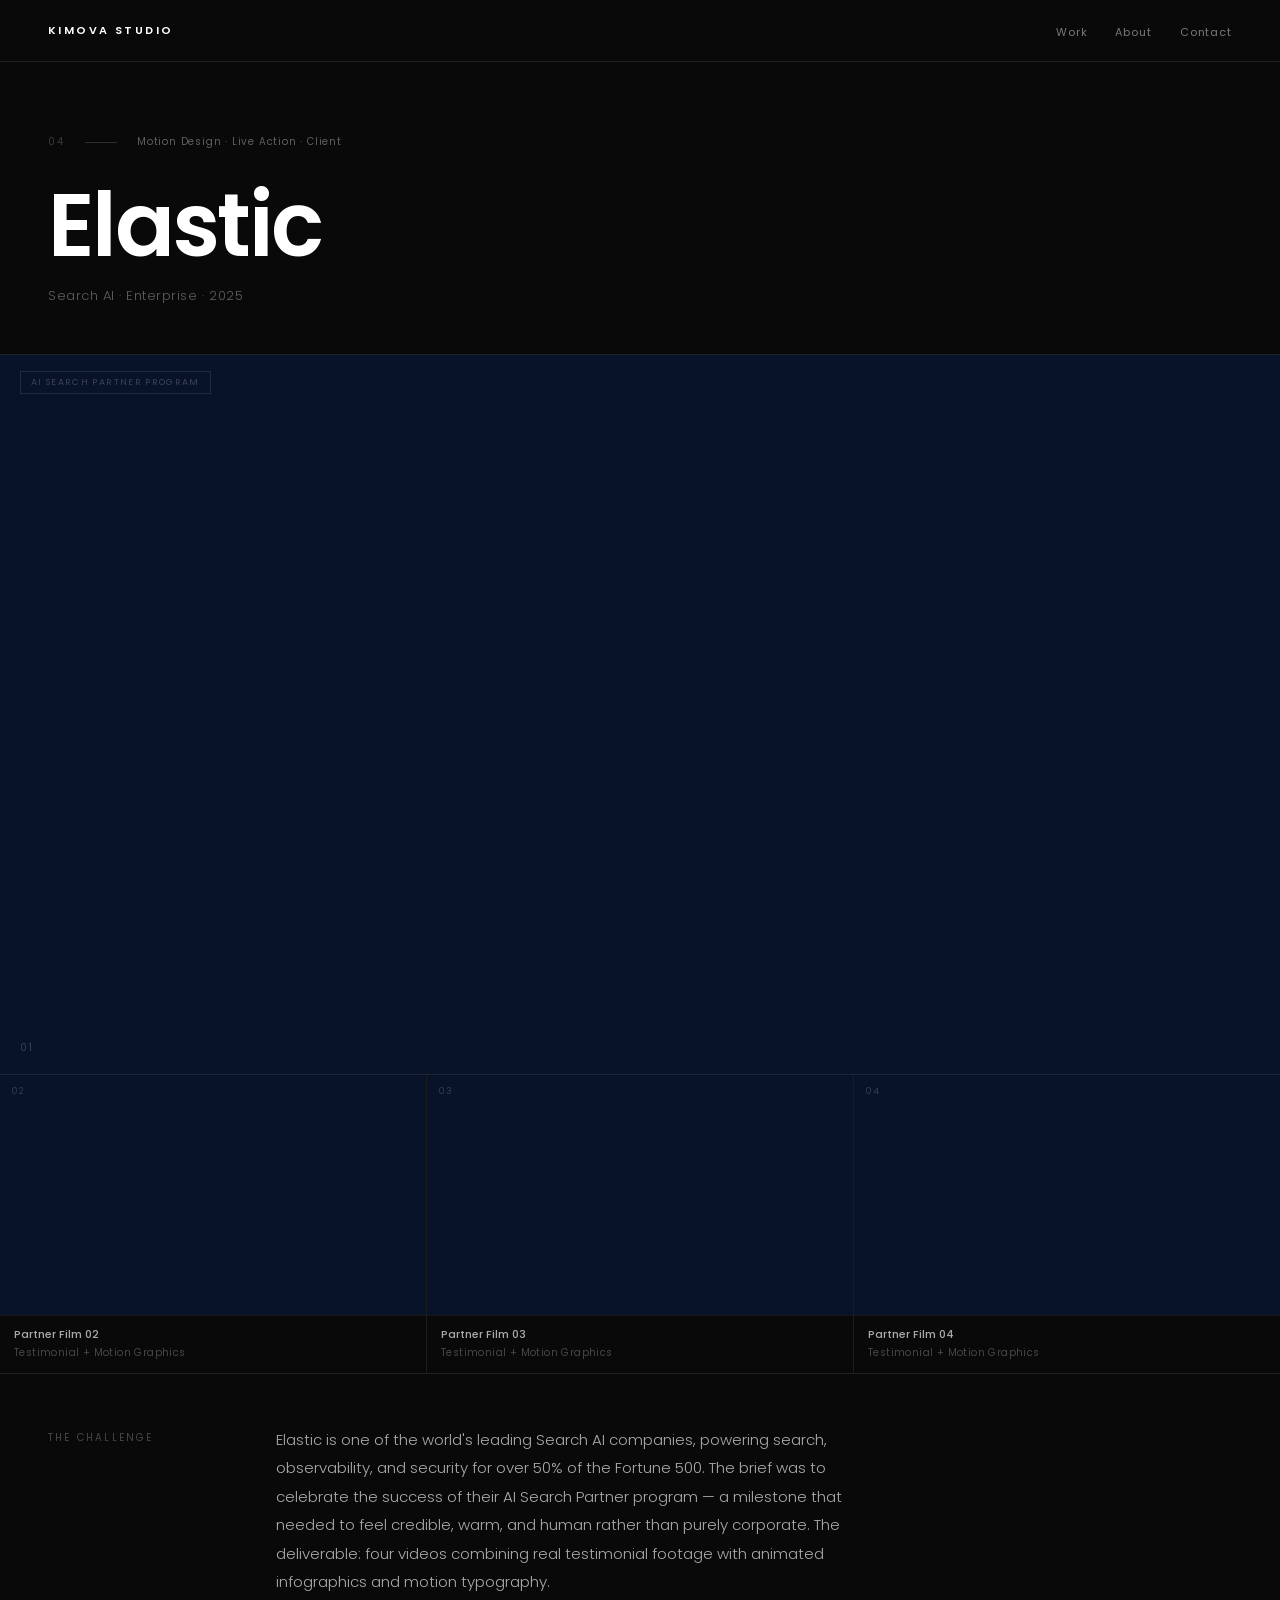
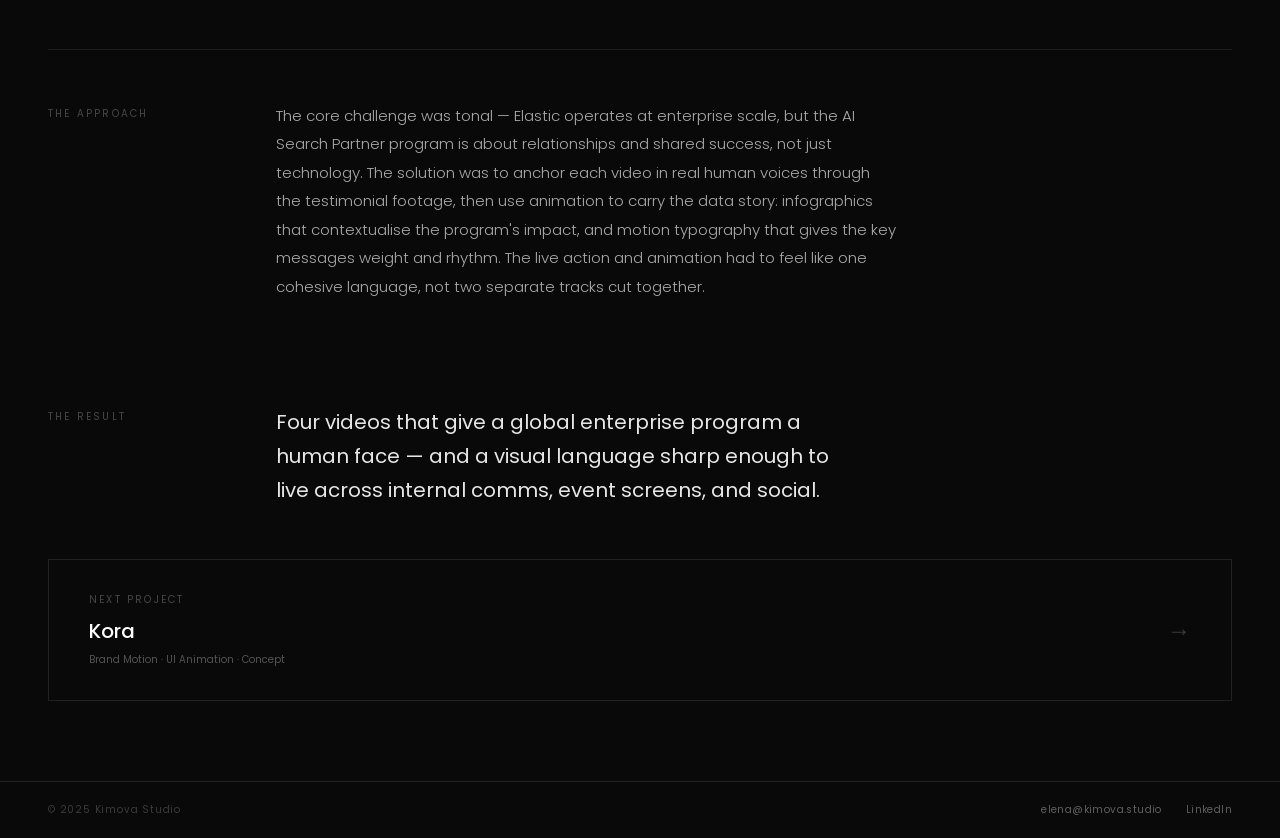
<file: case-studies/elastic.html>
<!DOCTYPE html>
<html lang="en">
<head>
  <meta charset="UTF-8">
  <meta name="viewport" content="width=device-width, initial-scale=1.0">
  <title>Elastic — Kimova Studio</title>
  <meta name="description" content="Kimova Studio — Motion design for SaaS products.">
  <meta property="og:title" content="Kimova Studio">
  <meta property="og:description" content="SaaS communication that moves, converts, and stays remembered.">
  <meta property="og:image" content="../assets/images/og/og-image.jpg">
  <link rel="icon" href="../favicon.ico">
  <link rel="preconnect" href="https://fonts.googleapis.com">
  <link href="https://fonts.googleapis.com/css2?family=Poppins:wght@300;400;500;600&display=swap" rel="stylesheet">
  <link rel="stylesheet" href="../css/style.css">
</head>
<body>

  <nav>
    <a class="logo" href="../index.html">Kimova Studio</a>
    <ul class="nav-links">
      <li><a href="../index.html#work">Work</a></li>
      <li><a href="../index.html#about">About</a></li>
      <li><a href="../index.html#contact">Contact</a></li>
    </ul>
  </nav>

  <div class="cs-hero">
    <div class="cs-hero-meta">
      <span class="cs-num">04</span>
      <div class="cs-meta-rule"></div>
      <span class="cs-tags">Motion Design · Live Action · Client</span>
    </div>
    <h1>Elastic</h1>
    <div class="cs-sub">Search AI · Enterprise · 2025</div>
  </div>

  <!-- ======================================================
       1 + 3 VIDEO BLOCK
       Film 01 is private Vimeo — hash token ?h=05722c29e2 preserved
  ====================================================== -->
  <div class="elastic-video-block">

    <!-- Main video -->
    <div class="elastic-main-wrap">
      <span class="elastic-main-badge">AI Search Partner Program</span>
      <iframe
        src="https://player.vimeo.com/video/1167171706?h=05722c29e2&background=1&title=0&byline=0&portrait=0"
        data-sound-src="https://player.vimeo.com/video/1167171706?h=05722c29e2&autoplay=1&title=0&byline=0&portrait=0"
        frameborder="0" allow="autoplay; fullscreen; picture-in-picture" allowfullscreen></iframe>
      <span class="elastic-main-num">01</span>
      <div class="video-overlay">
        <div class="video-overlay-play"><div class="video-overlay-tri"></div></div>
        <span class="video-overlay-label">Watch with sound</span>
      </div>
    </div>

    <!-- 3-column grid -->
    <div class="elastic-grid">

      <div class="elastic-card">
        <div class="elastic-card-thumb">
          <span class="elastic-card-num">02</span>
          <iframe
            src="https://player.vimeo.com/video/1182646761?background=1&title=0&byline=0&portrait=0"
            data-sound-src="https://player.vimeo.com/video/1182646761?autoplay=1&title=0&byline=0&portrait=0"
            frameborder="0" allow="autoplay; fullscreen; picture-in-picture" allowfullscreen></iframe>
          <div class="video-overlay">
            <div class="video-overlay-play"><div class="video-overlay-tri"></div></div>
            <span class="video-overlay-label">Watch with sound</span>
          </div>
        </div>
        <div class="elastic-card-body">
          <div class="elastic-card-partner">Partner Film 02</div>
          <div class="elastic-card-type">Testimonial + Motion Graphics</div>
        </div>
      </div>

      <div class="elastic-card">
        <div class="elastic-card-thumb">
          <span class="elastic-card-num">03</span>
          <iframe
            src="https://player.vimeo.com/video/1182647469?background=1&title=0&byline=0&portrait=0"
            data-sound-src="https://player.vimeo.com/video/1182647469?autoplay=1&title=0&byline=0&portrait=0"
            frameborder="0" allow="autoplay; fullscreen; picture-in-picture" allowfullscreen></iframe>
          <div class="video-overlay">
            <div class="video-overlay-play"><div class="video-overlay-tri"></div></div>
            <span class="video-overlay-label">Watch with sound</span>
          </div>
        </div>
        <div class="elastic-card-body">
          <div class="elastic-card-partner">Partner Film 03</div>
          <div class="elastic-card-type">Testimonial + Motion Graphics</div>
        </div>
      </div>

      <div class="elastic-card">
        <div class="elastic-card-thumb">
          <span class="elastic-card-num">04</span>
          <iframe
            src="https://player.vimeo.com/video/1182648254?background=1&title=0&byline=0&portrait=0"
            data-sound-src="https://player.vimeo.com/video/1182648254?autoplay=1&title=0&byline=0&portrait=0"
            frameborder="0" allow="autoplay; fullscreen; picture-in-picture" allowfullscreen></iframe>
          <div class="video-overlay">
            <div class="video-overlay-play"><div class="video-overlay-tri"></div></div>
            <span class="video-overlay-label">Watch with sound</span>
          </div>
        </div>
        <div class="elastic-card-body">
          <div class="elastic-card-partner">Partner Film 04</div>
          <div class="elastic-card-type">Testimonial + Motion Graphics</div>
        </div>
      </div>

    </div>
  </div>

  <div class="cs-content">

    <div class="cs-section">
      <span class="cs-section-label">The Challenge</span>
      <p class="cs-section-text">Elastic is one of the world's leading Search AI companies, powering search, observability, and security for over 50% of the Fortune 500. The brief was to celebrate the success of their AI Search Partner program — a milestone that needed to feel credible, warm, and human rather than purely corporate. The deliverable: four videos combining real testimonial footage with animated infographics and motion typography.</p>
    </div>

    <div class="cs-section" style="border-bottom: none;">
      <span class="cs-section-label">The Approach</span>
      <p class="cs-section-text">The core challenge was tonal — Elastic operates at enterprise scale, but the AI Search Partner program is about relationships and shared success, not just technology. The solution was to anchor each video in real human voices through the testimonial footage, then use animation to carry the data story: infographics that contextualise the program's impact, and motion typography that gives the key messages weight and rhythm. The live action and animation had to feel like one cohesive language, not two separate tracks cut together.</p>
    </div>

  </div>

  <div class="cs-result">
    <span class="cs-result-label">The Result</span>
    <p class="cs-result-text">Four videos that give a global enterprise program a human face — and a visual language sharp enough to live across internal comms, event screens, and social.</p>
  </div>

  <a class="cs-next" href="./kora.html">
    <div>
      <div class="cs-next-label">Next Project</div>
      <div class="cs-next-title">Kora</div>
      <div class="cs-next-tags">Brand Motion · UI Animation · Concept</div>
    </div>
    <span class="cs-next-arrow">→</span>
  </a>

  <footer>
    <span class="footer-copy">© 2025 Kimova Studio</span>
    <div class="footer-links">
      <a href="mailto:elena@kimova.studio">elena@kimova.studio</a>
      <a href="https://www.linkedin.com/in/elenaevdokimova/" target="_blank">LinkedIn</a>
    </div>
  </footer>

  <script src="../js/main.js"></script>
</body>
</html>
</file>
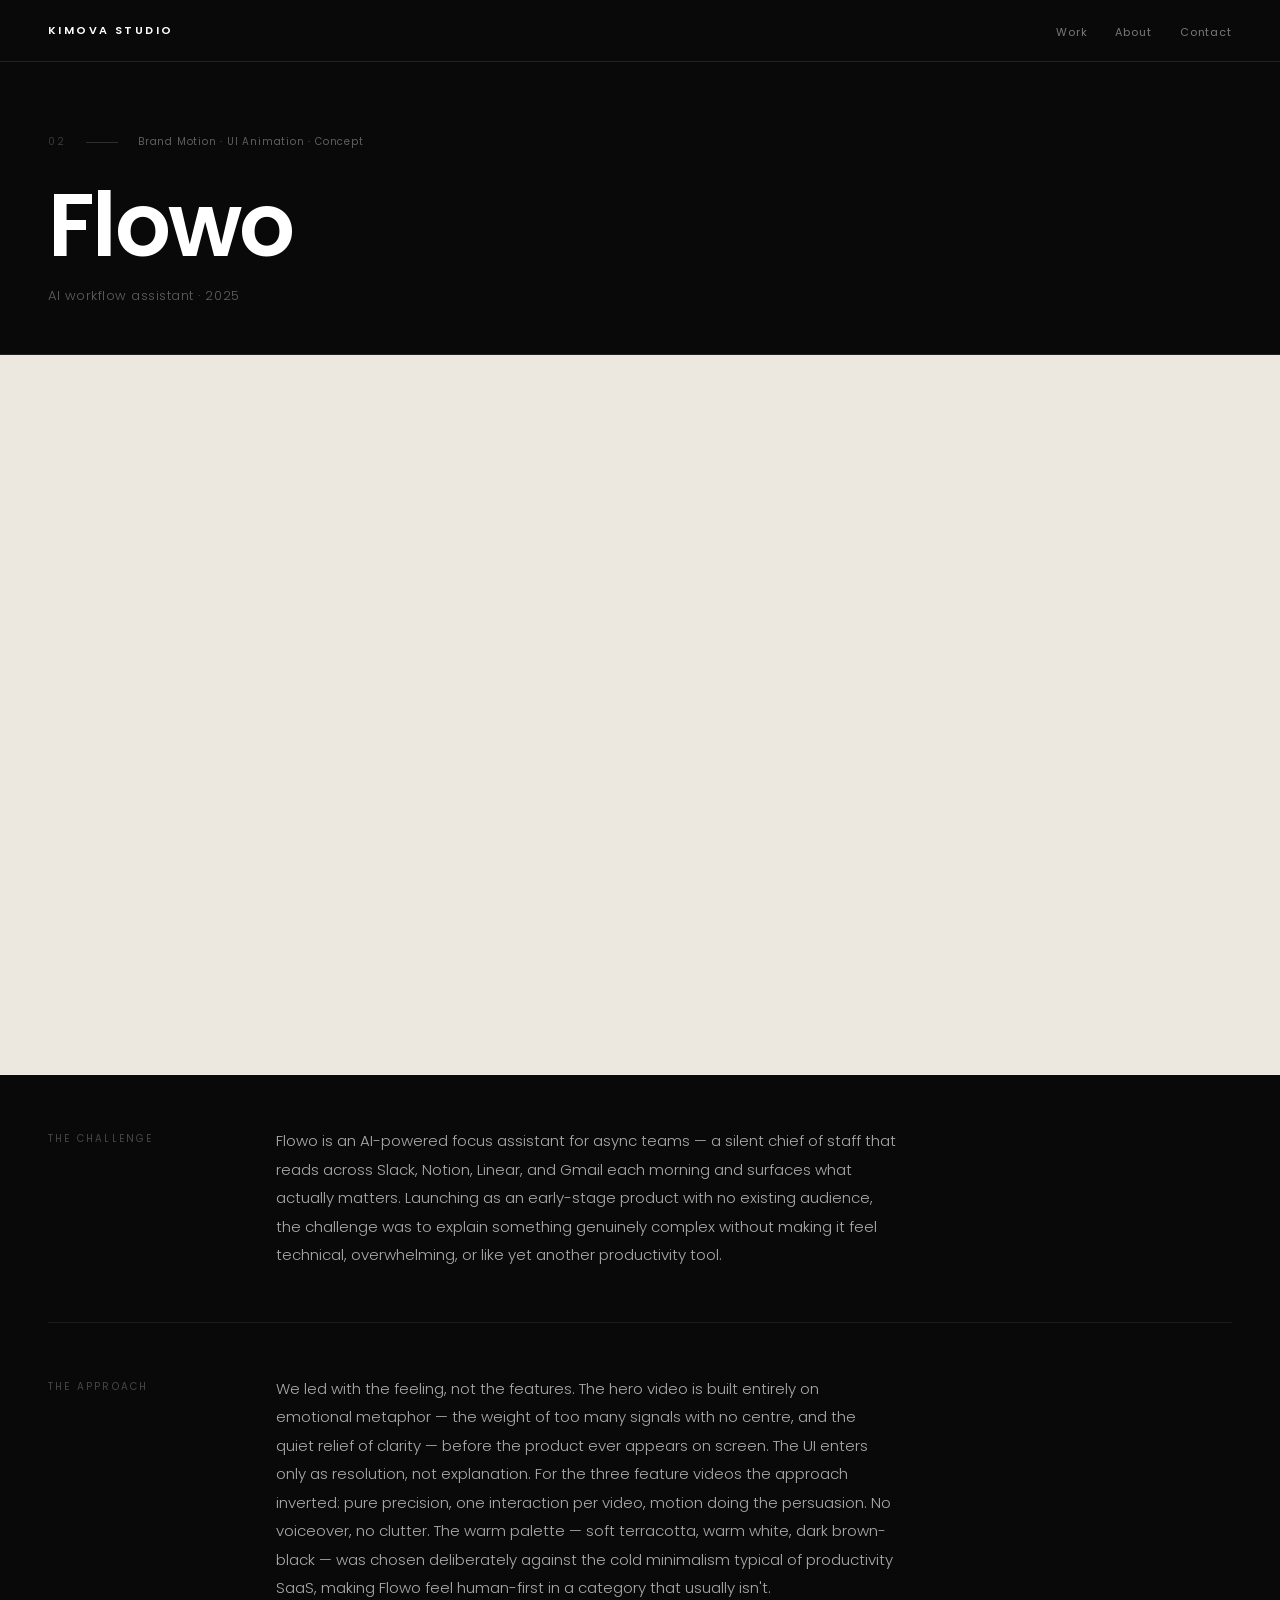
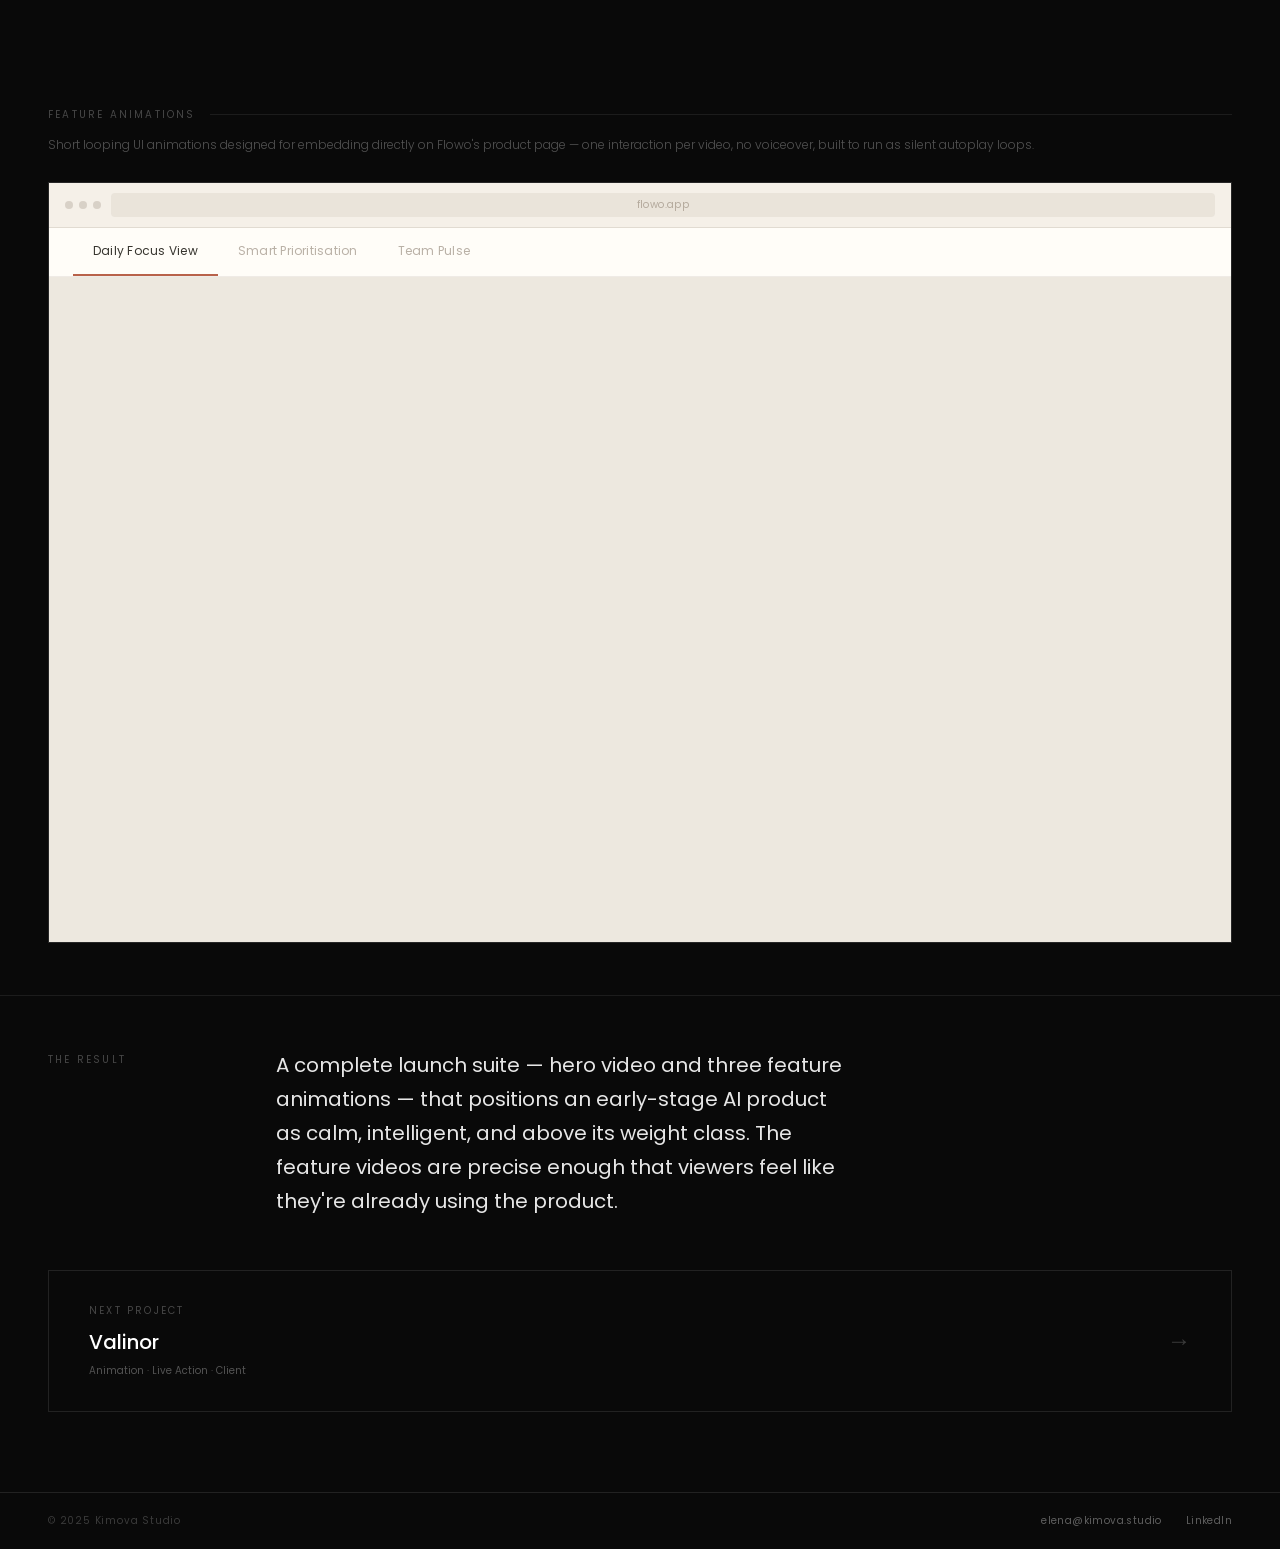
<file: case-studies/flowo.html>
<!DOCTYPE html>
<html lang="en">
<head>
  <meta charset="UTF-8">
  <meta name="viewport" content="width=device-width, initial-scale=1.0">
  <title>Flowo — Kimova Studio</title>
  <meta name="description" content="Kimova Studio — Motion design for SaaS products.">
  <meta property="og:title" content="Kimova Studio">
  <meta property="og:description" content="SaaS communication that moves, converts, and stays remembered.">
  <meta property="og:image" content="../assets/images/og/og-image.jpg">
  <link rel="icon" href="../favicon.ico">
  <link rel="preconnect" href="https://fonts.googleapis.com">
  <link href="https://fonts.googleapis.com/css2?family=Poppins:wght@300;400;500;600&display=swap" rel="stylesheet">
  <link rel="stylesheet" href="../css/style.css">
</head>
<body>

  <nav>
    <a class="logo" href="../index.html">Kimova Studio</a>
    <ul class="nav-links">
      <li><a href="../index.html#work">Work</a></li>
      <li><a href="../index.html#about">About</a></li>
      <li><a href="../index.html#contact">Contact</a></li>
    </ul>
  </nav>

  <div class="cs-hero">
    <div class="cs-hero-meta">
      <span class="cs-num">02</span>
      <div class="cs-meta-rule"></div>
      <span class="cs-tags">Brand Motion · UI Animation · Concept</span>
    </div>
    <h1>Flowo</h1>
    <div class="cs-sub">AI workflow assistant · 2025</div>
  </div>

  <!-- Hero video — background=1 muted autoplay; overlay for click-to-sound -->
  <div class="cs-video-wrap" style="background: #EDE8DF;">
    <iframe
      src="https://player.vimeo.com/video/1182635369?background=1&title=0&byline=0&portrait=0"
      data-sound-src="https://player.vimeo.com/video/1182635369?autoplay=1&title=0&byline=0&portrait=0"
      frameborder="0" allow="autoplay; fullscreen; picture-in-picture" allowfullscreen></iframe>
    <div class="video-overlay">
      <div class="video-overlay-play"><div class="video-overlay-tri"></div></div>
      <span class="video-overlay-label">Watch with sound</span>
    </div>
  </div>

  <div class="cs-content">

    <div class="cs-section">
      <span class="cs-section-label">The Challenge</span>
      <p class="cs-section-text">Flowo is an AI-powered focus assistant for async teams — a silent chief of staff that reads across Slack, Notion, Linear, and Gmail each morning and surfaces what actually matters. Launching as an early-stage product with no existing audience, the challenge was to explain something genuinely complex without making it feel technical, overwhelming, or like yet another productivity tool.</p>
    </div>

    <div class="cs-section" style="border-bottom: none;">
      <span class="cs-section-label">The Approach</span>
      <p class="cs-section-text">We led with the feeling, not the features. The hero video is built entirely on emotional metaphor — the weight of too many signals with no centre, and the quiet relief of clarity — before the product ever appears on screen. The UI enters only as resolution, not explanation. For the three feature videos the approach inverted: pure precision, one interaction per video, motion doing the persuasion. No voiceover, no clutter. The warm palette — soft terracotta, warm white, dark brown-black — was chosen deliberately against the cold minimalism typical of productivity SaaS, making Flowo feel human-first in a category that usually isn't.</p>
    </div>

  </div>

  <!-- ======================================================
       FEATURE ANIMATIONS — tabbed product frame
       Tab click handled by main.js Flowo tabs block
  ====================================================== -->
  <div class="flowo-features">
    <div class="flowo-features-header">
      <span class="flowo-features-label">Feature Animations</span>
      <div class="flowo-features-rule"></div>
    </div>
    <p class="flowo-features-desc">Short looping UI animations designed for embedding directly on Flowo's product page — one interaction per video, no voiceover, built to run as silent autoplay loops.</p>

    <div class="product-frame">
      <!-- Browser chrome -->
      <div class="frame-bar">
        <div class="frame-dots">
          <div class="frame-dot"></div>
          <div class="frame-dot"></div>
          <div class="frame-dot"></div>
        </div>
        <div class="frame-url">flowo.app</div>
      </div>
      <!-- Tabs -->
      <div class="frame-tabs">
        <button class="flowo-tab active" data-video="daily-focus">Daily Focus View</button>
        <button class="flowo-tab" data-video="smart-prioritisation">Smart Prioritisation</button>
        <button class="flowo-tab" data-video="team-pulse">Team Pulse</button>
      </div>
      <!-- Video — src & data-sound-src updated by JS on tab switch -->
      <div class="frame-content">
        <iframe
          id="flowo-feature-iframe"
          src="https://player.vimeo.com/video/1182644157?background=1&title=0&byline=0&portrait=0"
          data-sound-src="https://player.vimeo.com/video/1182644157?autoplay=1&title=0&byline=0&portrait=0"
          frameborder="0" allow="autoplay; fullscreen; picture-in-picture" allowfullscreen></iframe>
        <div class="video-overlay">
          <div class="video-overlay-play"><div class="video-overlay-tri"></div></div>
          <span class="video-overlay-label">Watch with sound</span>
        </div>
      </div>
    </div>
  </div>

  <div class="cs-result">
    <span class="cs-result-label">The Result</span>
    <p class="cs-result-text">A complete launch suite — hero video and three feature animations — that positions an early-stage AI product as calm, intelligent, and above its weight class. The feature videos are precise enough that viewers feel like they're already using the product.</p>
  </div>

  <a class="cs-next" href="./valinor.html">
    <div>
      <div class="cs-next-label">Next Project</div>
      <div class="cs-next-title">Valinor</div>
      <div class="cs-next-tags">Animation · Live Action · Client</div>
    </div>
    <span class="cs-next-arrow">→</span>
  </a>

  <footer>
    <span class="footer-copy">© 2025 Kimova Studio</span>
    <div class="footer-links">
      <a href="mailto:elena@kimova.studio">elena@kimova.studio</a>
      <a href="https://www.linkedin.com/in/elenaevdokimova/" target="_blank">LinkedIn</a>
    </div>
  </footer>

  <script src="../js/main.js"></script>
</body>
</html>
</file>
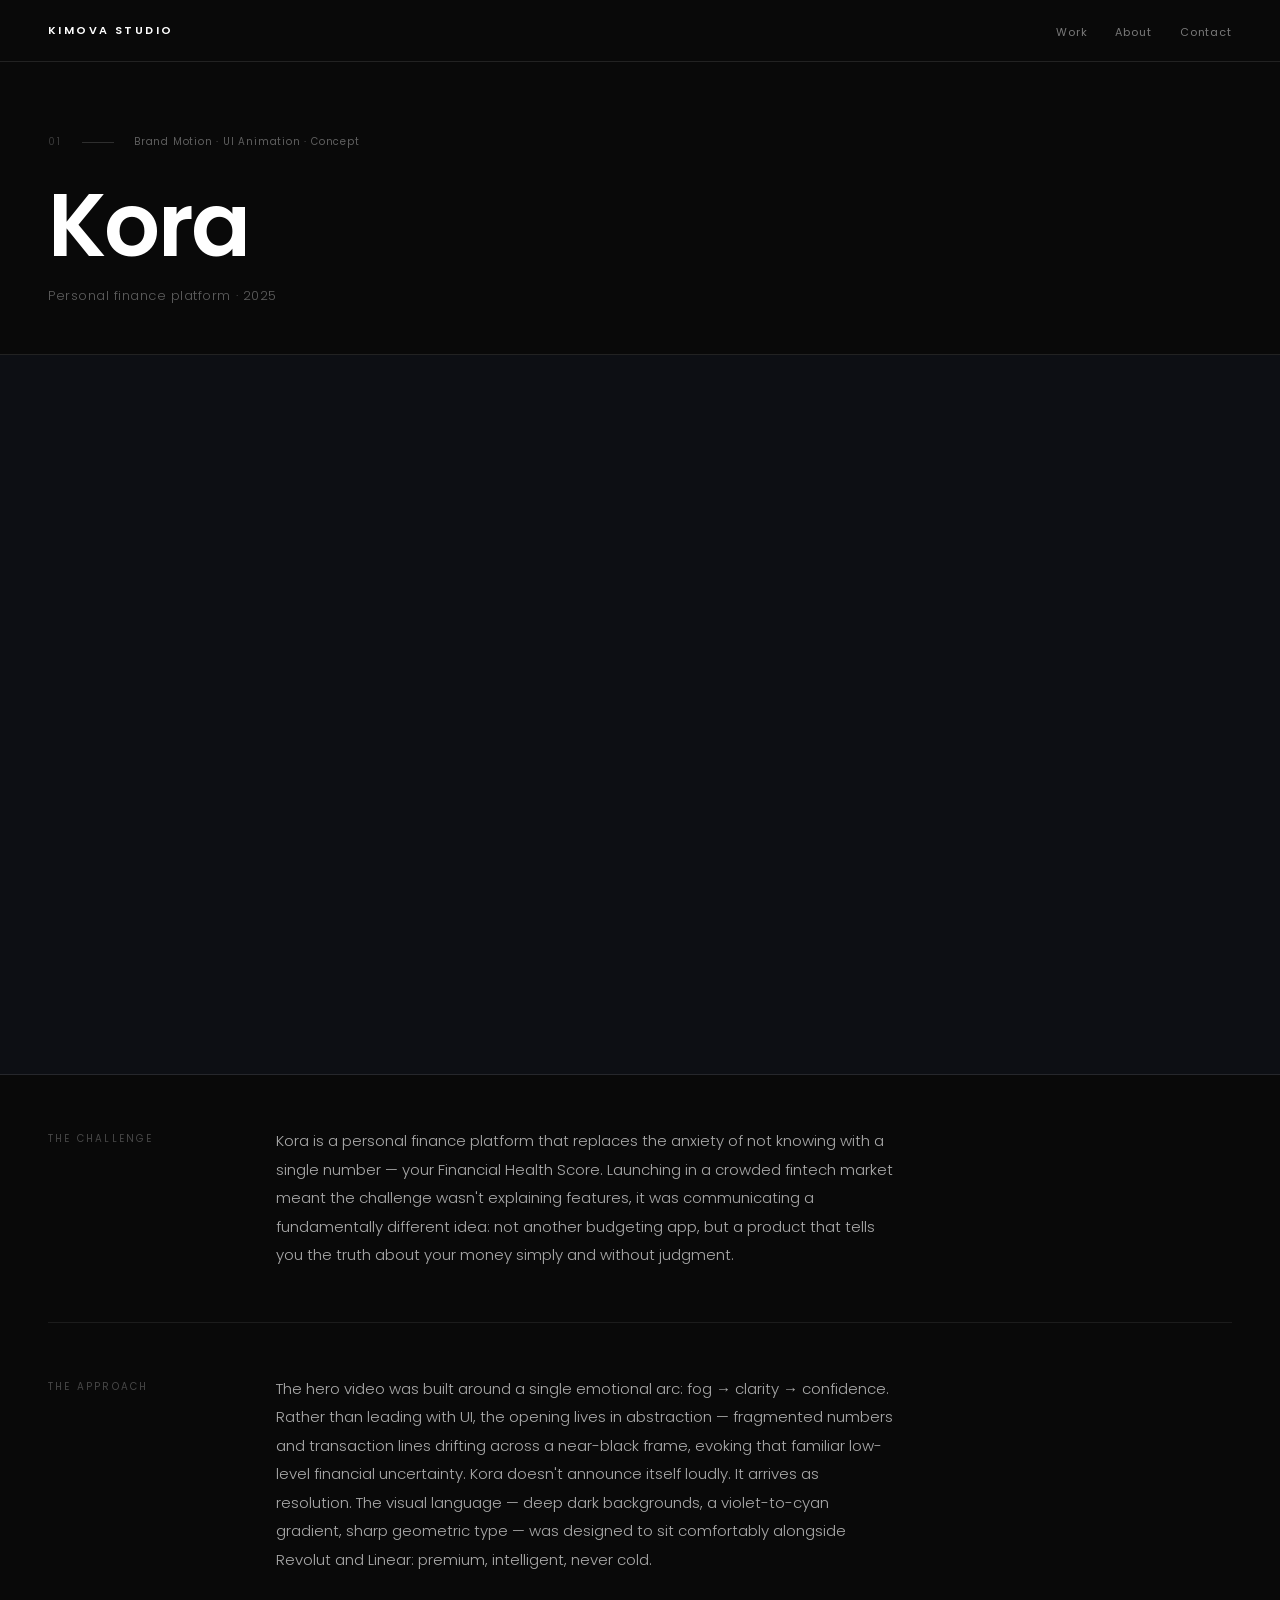
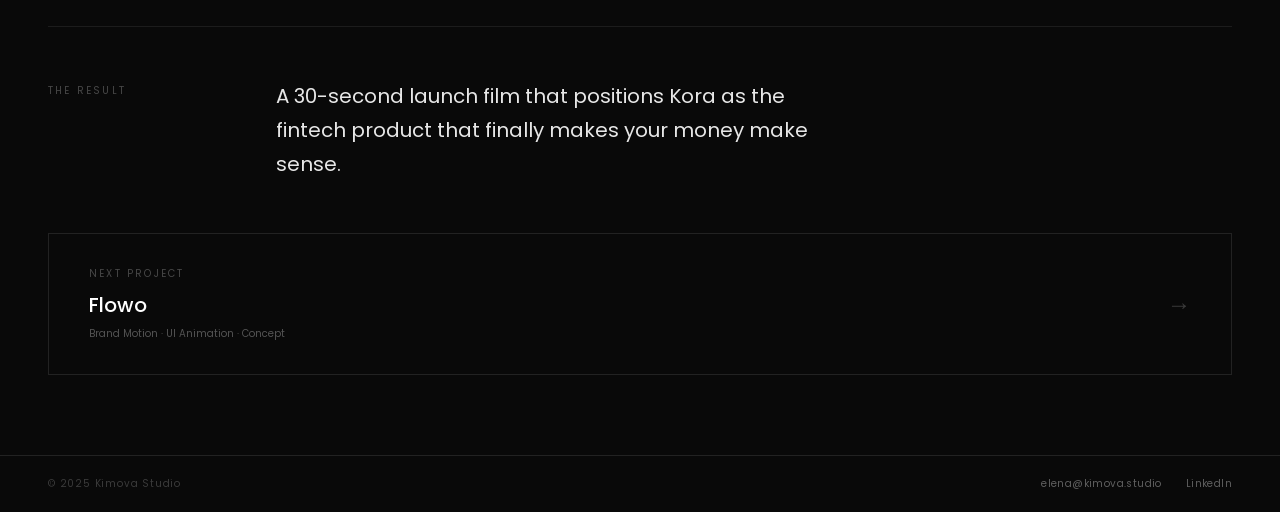
<file: case-studies/kora.html>
<!DOCTYPE html>
<html lang="en">
<head>
  <meta charset="UTF-8">
  <meta name="viewport" content="width=device-width, initial-scale=1.0">
  <title>Kora — Kimova Studio</title>
  <meta name="description" content="Kimova Studio — Motion design for SaaS products.">
  <meta property="og:title" content="Kimova Studio">
  <meta property="og:description" content="SaaS communication that moves, converts, and stays remembered.">
  <meta property="og:image" content="../assets/images/og/og-image.jpg">
  <link rel="icon" href="../favicon.ico">
  <link rel="preconnect" href="https://fonts.googleapis.com">
  <link href="https://fonts.googleapis.com/css2?family=Poppins:wght@300;400;500;600&display=swap" rel="stylesheet">
  <link rel="stylesheet" href="../css/style.css">
</head>
<body>

  <nav>
    <a class="logo" href="../index.html">Kimova Studio</a>
    <ul class="nav-links">
      <li><a href="../index.html#work">Work</a></li>
      <li><a href="../index.html#about">About</a></li>
      <li><a href="../index.html#contact">Contact</a></li>
    </ul>
  </nav>

  <div class="cs-hero">
    <div class="cs-hero-meta">
      <span class="cs-num">01</span>
      <div class="cs-meta-rule"></div>
      <span class="cs-tags">Brand Motion · UI Animation · Concept</span>
    </div>
    <h1>Kora</h1>
    <div class="cs-sub">Personal finance platform · 2025</div>
  </div>

  <!-- background=1 → muted autoplay; click overlay swaps to autoplay=1 with sound -->
  <div class="cs-video-wrap" style="background: #0D0F14;">
    <iframe
      src="https://player.vimeo.com/video/1182633201?background=1&title=0&byline=0&portrait=0"
      data-sound-src="https://player.vimeo.com/video/1182633201?autoplay=1&title=0&byline=0&portrait=0"
      frameborder="0" allow="autoplay; fullscreen; picture-in-picture" allowfullscreen></iframe>
    <div class="video-overlay">
      <div class="video-overlay-play"><div class="video-overlay-tri"></div></div>
      <span class="video-overlay-label">Watch with sound</span>
    </div>
  </div>

  <div class="cs-content">

    <div class="cs-section">
      <span class="cs-section-label">The Challenge</span>
      <p class="cs-section-text">Kora is a personal finance platform that replaces the anxiety of not knowing with a single number — your Financial Health Score. Launching in a crowded fintech market meant the challenge wasn't explaining features, it was communicating a fundamentally different idea: not another budgeting app, but a product that tells you the truth about your money simply and without judgment.</p>
    </div>

    <div class="cs-section">
      <span class="cs-section-label">The Approach</span>
      <p class="cs-section-text">The hero video was built around a single emotional arc: fog → clarity → confidence. Rather than leading with UI, the opening lives in abstraction — fragmented numbers and transaction lines drifting across a near-black frame, evoking that familiar low-level financial uncertainty. Kora doesn't announce itself loudly. It arrives as resolution. The visual language — deep dark backgrounds, a violet-to-cyan gradient, sharp geometric type — was designed to sit comfortably alongside Revolut and Linear: premium, intelligent, never cold.</p>
    </div>

    <div class="cs-section" style="border-bottom: none;">
      <span class="cs-section-label">The Result</span>
      <p class="cs-result-text">A 30-second launch film that positions Kora as the fintech product that finally makes your money make sense.</p>
    </div>

  </div>

  <a class="cs-next" href="./flowo.html">
    <div>
      <div class="cs-next-label">Next Project</div>
      <div class="cs-next-title">Flowo</div>
      <div class="cs-next-tags">Brand Motion · UI Animation · Concept</div>
    </div>
    <span class="cs-next-arrow">→</span>
  </a>

  <footer>
    <span class="footer-copy">© 2025 Kimova Studio</span>
    <div class="footer-links">
      <a href="mailto:elena@kimova.studio">elena@kimova.studio</a>
      <a href="https://www.linkedin.com/in/elenaevdokimova/" target="_blank">LinkedIn</a>
    </div>
  </footer>

  <script src="../js/main.js"></script>
</body>
</html>
</file>
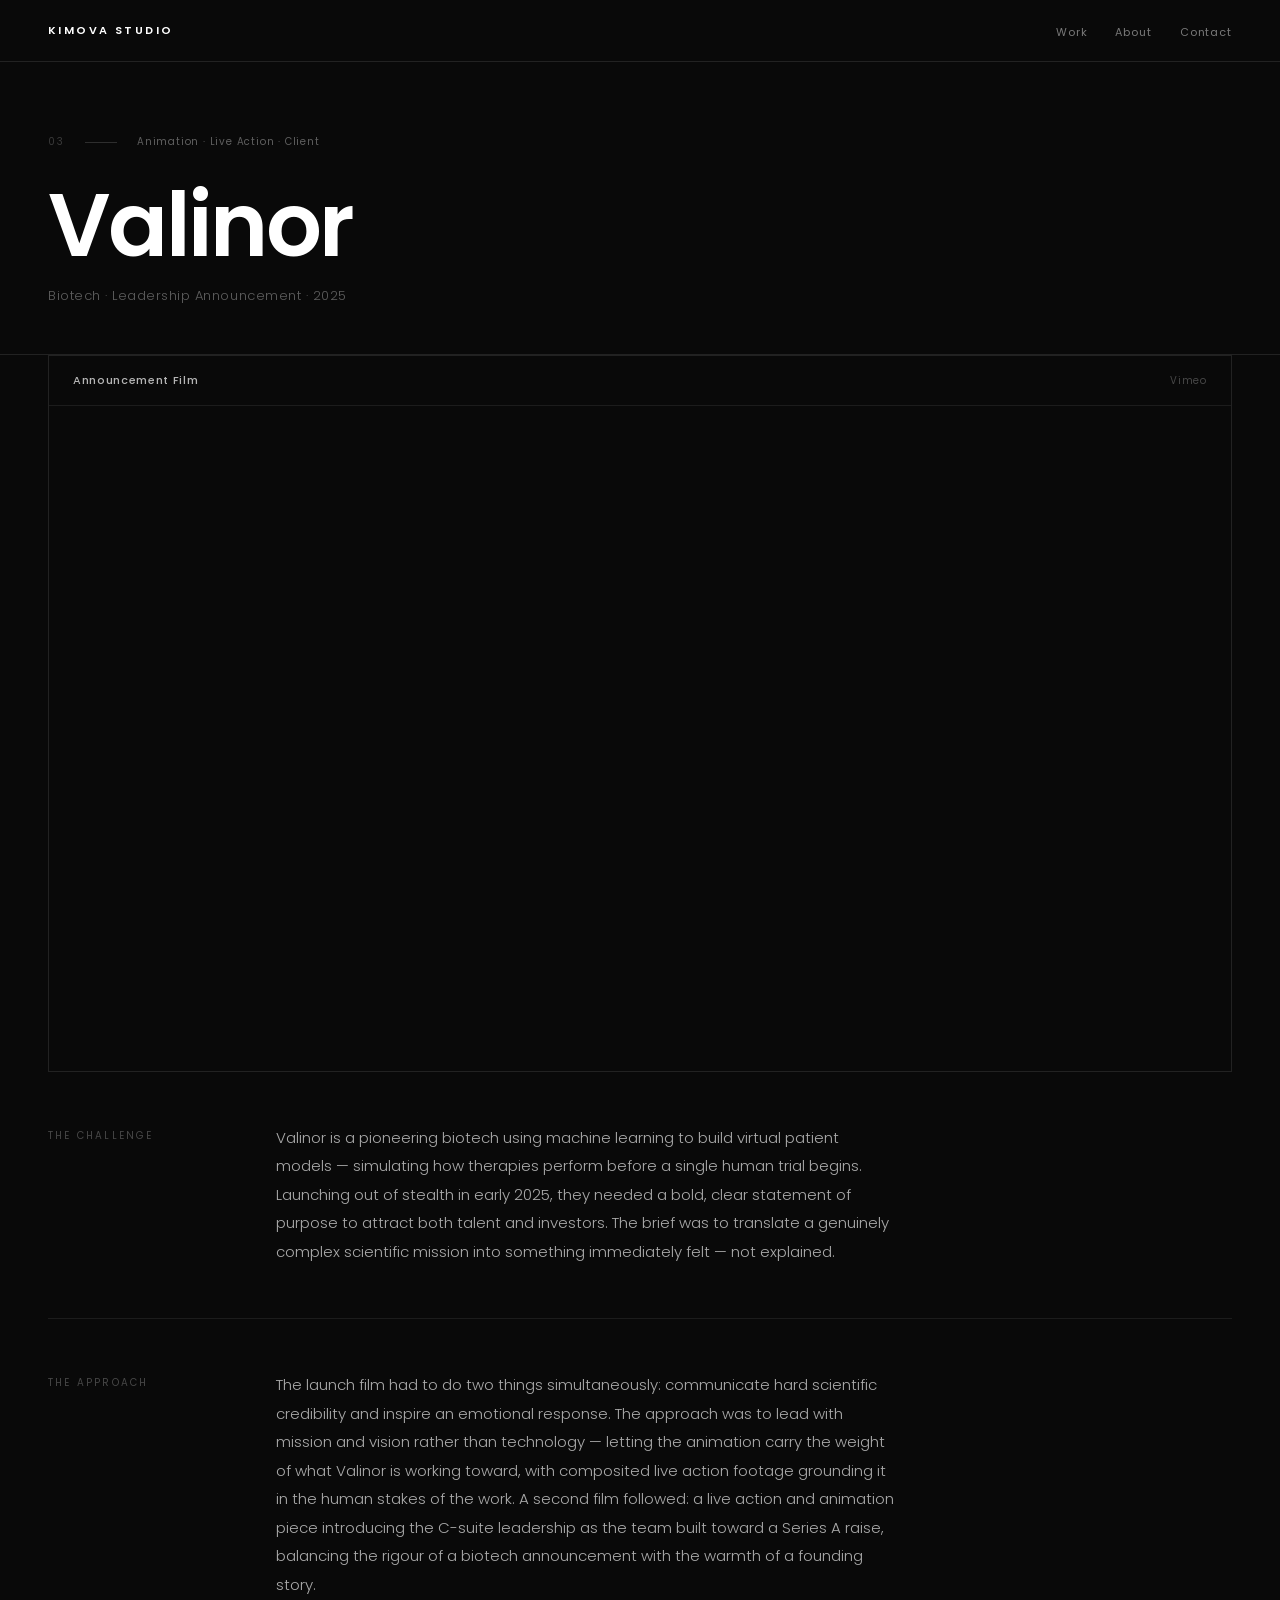
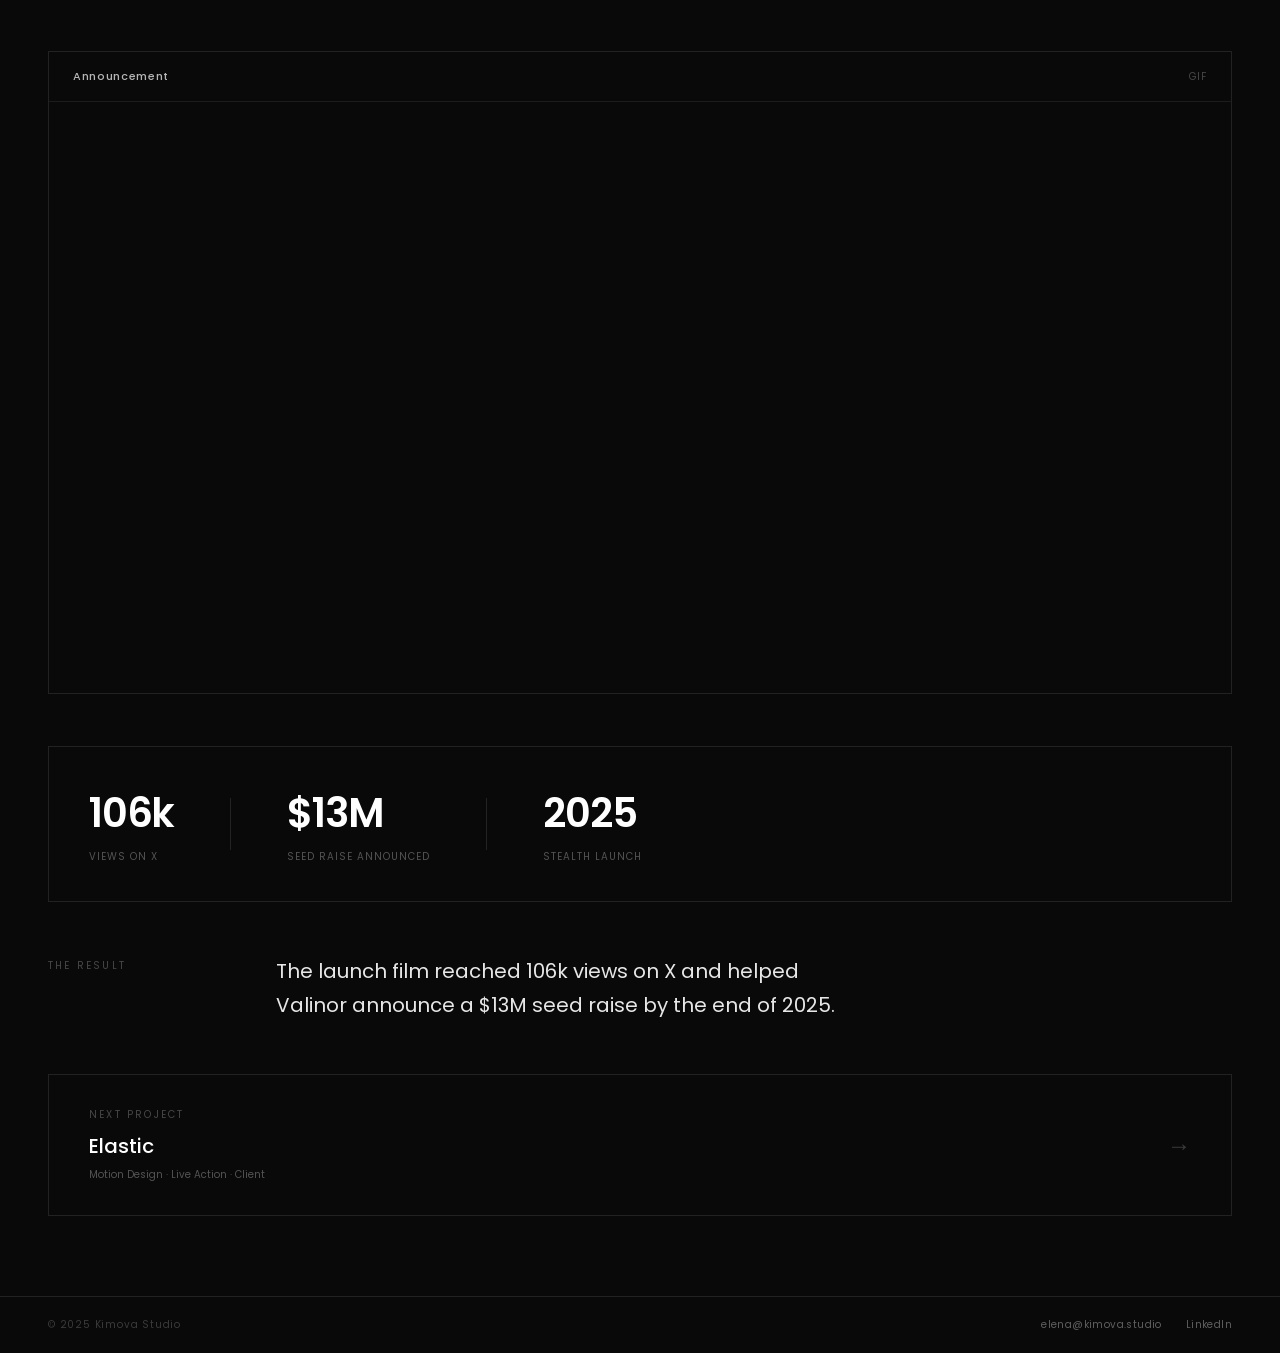
<file: case-studies/valinor.html>
<!DOCTYPE html>
<html lang="en">
<head>
  <meta charset="UTF-8">
  <meta name="viewport" content="width=device-width, initial-scale=1.0">
  <title>Valinor — Kimova Studio</title>
  <meta name="description" content="Kimova Studio — Motion design for SaaS products.">
  <meta property="og:title" content="Kimova Studio">
  <meta property="og:description" content="SaaS communication that moves, converts, and stays remembered.">
  <meta property="og:image" content="../assets/images/og/og-image.jpg">
  <link rel="icon" href="../favicon.ico">
  <link rel="preconnect" href="https://fonts.googleapis.com">
  <link href="https://fonts.googleapis.com/css2?family=Poppins:wght@300;400;500;600&display=swap" rel="stylesheet">
  <link rel="stylesheet" href="../css/style.css">
</head>
<body>

  <nav>
    <a class="logo" href="../index.html">Kimova Studio</a>
    <ul class="nav-links">
      <li><a href="../index.html#work">Work</a></li>
      <li><a href="../index.html#about">About</a></li>
      <li><a href="../index.html#contact">Contact</a></li>
    </ul>
  </nav>

  <div class="cs-hero">
    <div class="cs-hero-meta">
      <span class="cs-num">03</span>
      <div class="cs-meta-rule"></div>
      <span class="cs-tags">Animation · Live Action · Client</span>
    </div>
    <h1>Valinor</h1>
    <div class="cs-sub">Biotech · Leadership Announcement · 2025</div>
  </div>

  <!-- ======================================================
       HERO VIDEO — Leadership Announcement Film
       Promoted from second position; Launch Film removed
  ====================================================== -->
  <div class="valinor-second-video">
    <div class="valinor-second-header">
      <span class="valinor-second-title">Announcement Film</span>
      <span class="valinor-second-meta">Vimeo</span>
    </div>
    <div class="valinor-second-wrap">
      <iframe
        src="https://player.vimeo.com/video/1161782443?background=1&title=0&byline=0&portrait=0"
        data-sound-src="https://player.vimeo.com/video/1161782443?autoplay=1&title=0&byline=0&portrait=0"
        frameborder="0" allow="autoplay; fullscreen; picture-in-picture" allowfullscreen></iframe>
      <div class="video-overlay">
        <div class="video-overlay-play"><div class="video-overlay-tri"></div></div>
        <span class="video-overlay-label">Watch with sound</span>
      </div>
    </div>
  </div>

  <div class="cs-content">

    <div class="cs-section">
      <span class="cs-section-label">The Challenge</span>
      <p class="cs-section-text">Valinor is a pioneering biotech using machine learning to build virtual patient models — simulating how therapies perform before a single human trial begins. Launching out of stealth in early 2025, they needed a bold, clear statement of purpose to attract both talent and investors. The brief was to translate a genuinely complex scientific mission into something immediately felt — not explained.</p>
    </div>

    <div class="cs-section" style="border-bottom: none;">
      <span class="cs-section-label">The Approach</span>
      <p class="cs-section-text">The launch film had to do two things simultaneously: communicate hard scientific credibility and inspire an emotional response. The approach was to lead with mission and vision rather than technology — letting the animation carry the weight of what Valinor is working toward, with composited live action footage grounding it in the human stakes of the work. A second film followed: a live action and animation piece introducing the C-suite leadership as the team built toward a Series A raise, balancing the rigour of a biotech announcement with the warmth of a founding story.</p>
    </div>

  </div>

  <!-- ======================================================
       GIF BLOCK — Announcement, positioned where second video was
  ====================================================== -->
  <div class="valinor-second-video">
    <div class="valinor-second-header">
      <span class="valinor-second-title">Announcement</span>
      <span class="valinor-second-meta">GIF</span>
    </div>
    <video autoplay muted loop playsinline style="width: 100%; display: block;">
      <source src="../assets/videos/Valinor_AnnounceGIF_V09.mp4" type="video/mp4">
    </video>
  </div>

  <!-- ======================================================
       STATS
  ====================================================== -->
  <div class="valinor-stats">
    <div class="stat-item">
      <span class="stat-num">106k</span>
      <span class="stat-label">Views on X</span>
    </div>
    <div class="stat-divider"></div>
    <div class="stat-item">
      <span class="stat-num">$13M</span>
      <span class="stat-label">Seed raise announced</span>
    </div>
    <div class="stat-divider"></div>
    <div class="stat-item">
      <span class="stat-num">2025</span>
      <span class="stat-label">Stealth launch</span>
    </div>
  </div>

  <div class="cs-result">
    <span class="cs-result-label">The Result</span>
    <p class="cs-result-text">The launch film reached 106k views on X and helped Valinor announce a $13M seed raise by the end of 2025.</p>
  </div>

  <a class="cs-next" href="./elastic.html">
    <div>
      <div class="cs-next-label">Next Project</div>
      <div class="cs-next-title">Elastic</div>
      <div class="cs-next-tags">Motion Design · Live Action · Client</div>
    </div>
    <span class="cs-next-arrow">→</span>
  </a>

  <footer>
    <span class="footer-copy">© 2025 Kimova Studio</span>
    <div class="footer-links">
      <a href="mailto:elena@kimova.studio">elena@kimova.studio</a>
      <a href="https://www.linkedin.com/in/elenaevdokimova/" target="_blank">LinkedIn</a>
    </div>
  </footer>

  <script src="../js/main.js"></script>
</body>
</html>
</file>
<file: css/style.css>
/* ============================================================
   KIMOVA STUDIO — style.css
   Shared across all pages. No inline <style> blocks anywhere.
   ============================================================ */

/* === Variables === */
:root {
  --bg: #090909;
  --surface: #111111;
  --border: rgba(255, 255, 255, 0.1);
  --border-hover: rgba(255, 255, 255, 0.25);
  --text-primary: #ffffff;
  --text-secondary: rgba(255, 255, 255, 0.65);
  --text-muted: rgba(255, 255, 255, 0.3);
  --text-faint: rgba(255, 255, 255, 0.2);
  --transition: all 0.2s ease;
}

/* === Reset === */
*, *::before, *::after {
  box-sizing: border-box;
  margin: 0;
  padding: 0;
}

body {
  font-family: 'Poppins', -apple-system, sans-serif;
  background: var(--bg);
  color: var(--text-primary);
}

/* ============================================================
   NAV — shared across all pages
   ============================================================ */

nav {
  display: flex;
  justify-content: space-between;
  align-items: center;
  padding: 18px 48px;
  border-bottom: 1px solid rgba(255, 255, 255, 0.1);
  position: sticky;
  top: 0;
  background: #090909;
  z-index: 10;
}

.logo {
  font-size: 11px;
  font-weight: 600;
  letter-spacing: 0.22em;
  text-transform: uppercase;
  text-decoration: none;
  color: #fff;
}

.nav-links {
  display: flex;
  gap: 28px;
  list-style: none;
}

.nav-links a {
  font-size: 11px;
  color: rgba(255, 255, 255, 0.45);
  text-decoration: none;
  letter-spacing: 0.08em;
  transition: color 0.2s;
}

.nav-links a:hover {
  color: #fff;
}

/* ============================================================
   SECTION HEADER PATTERN — label + rule
   ============================================================ */

.section-header {
  display: flex;
  align-items: center;
  gap: 16px;
  margin-bottom: 36px;
}

.section-label {
  font-size: 10px;
  letter-spacing: 0.25em;
  text-transform: uppercase;
  color: rgba(255, 255, 255, 0.3);
  white-space: nowrap;
}

.section-rule {
  flex: 1;
  height: 1px;
  background: rgba(255, 255, 255, 0.1);
}

/* ============================================================
   FOOTER — shared across all pages
   ============================================================ */

footer {
  margin-top: 80px;
  border-top: 1px solid rgba(255, 255, 255, 0.1);
  padding: 20px 48px;
  display: flex;
  justify-content: space-between;
  align-items: center;
}

.footer-copy {
  font-size: 10px;
  color: rgba(255, 255, 255, 0.2);
  letter-spacing: 0.08em;
}

.footer-links {
  display: flex;
  gap: 24px;
}

.footer-links a {
  font-size: 10px;
  color: rgba(255, 255, 255, 0.35);
  text-decoration: none;
  letter-spacing: 0.04em;
  transition: color 0.2s;
}

.footer-links a:hover {
  color: #fff;
}

/* ============================================================
   HOMEPAGE — HERO
   ============================================================ */

.hero {
  position: relative;
  height: 100vh;
  background: #111;
  display: flex;
  flex-direction: column;
  justify-content: flex-end;
  padding: 56px 48px;
  overflow: hidden;
}

.hero-bg {
  position: absolute;
  inset: 0;
  display: flex;
  align-items: center;
  justify-content: center;
}

.hero-bg video {
  position: absolute;
  inset: 0;
  width: 100%;
  height: 100%;
  object-fit: cover;
}

.hero-placeholder {
  display: flex;
  flex-direction: column;
  align-items: center;
  gap: 14px;
}

.hero-play {
  width: 56px;
  height: 56px;
  border: 1px solid rgba(255, 255, 255, 0.2);
  display: flex;
  align-items: center;
  justify-content: center;
}

.hero-play-tri {
  width: 0;
  height: 0;
  border-top: 9px solid transparent;
  border-bottom: 9px solid transparent;
  border-left: 16px solid rgba(255, 255, 255, 0.4);
  margin-left: 4px;
}

.reel-text {
  font-size: 9px;
  letter-spacing: 0.3em;
  text-transform: uppercase;
  color: rgba(255, 255, 255, 0.2);
}

.hero-overlay {
  position: absolute;
  inset: 0;
  background: linear-gradient(to top, rgba(9, 9, 9, 0.92) 0%, transparent 55%);
}

.hero-content {
  position: relative;
  max-width: 900px;
}

.hero h1 {
  font-size: clamp(32px, 4vw, 52px);
  font-weight: 600;
  line-height: 1.15;
  letter-spacing: -0.025em;
  max-width: 680px;
  margin-bottom: 20px;
}

.hero p {
  font-size: 15px;
  font-weight: 300;
  color: rgba(255, 255, 255, 0.5);
  line-height: 1.75;
  max-width: 520px;
}

/* ============================================================
   HOMEPAGE — WORK SECTION
   ============================================================ */

.section {
  padding: 80px 48px 0;
}

/* Card grid — dividers via gap + background trick */
.grid {
  display: grid;
  grid-template-columns: 1fr 1fr;
  gap: 1px;
  background: rgba(255, 255, 255, 0.1);
  border: 1px solid rgba(255, 255, 255, 0.1);
}

.card {
  background: #090909;
  text-decoration: none;
  color: #fff;
  display: block;
  transition: background 0.2s ease;
}

.card:hover {
  background: #111;
}

.card:hover .card-title {
  color: #fff;
}

.card:hover .thumb-inner {
  transform: scale(1.025);
}

.thumb {
  width: 100%;
  aspect-ratio: 16 / 9;
  overflow: hidden;
}

.thumb-inner {
  position: relative;
  width: 100%;
  height: 100%;
  transition: transform 0.4s ease;
  background-size: cover;
  background-position: center;
  background-repeat: no-repeat;
  display: flex;
  align-items: center;
  justify-content: center;
}

/* Hover loop video — hidden by default, fades in on card hover */
.thumb-video {
  position: absolute;
  inset: 0;
  width: 100%;
  height: 100%;
  object-fit: cover;
  opacity: 0;
  transition: opacity 0.3s ease;
  pointer-events: none;
}

.card:hover .thumb-video {
  opacity: 1;
}

.thumb-label {
  font-size: 9px;
  letter-spacing: 0.2em;
  text-transform: uppercase;
  opacity: 0.2;
}

.card-body {
  padding: 18px 22px 22px;
  border-top: 1px solid rgba(255, 255, 255, 0.08);
}

.card-num {
  font-size: 10px;
  color: rgba(255, 255, 255, 0.2);
  letter-spacing: 0.12em;
  margin-bottom: 6px;
}

.card-title {
  font-size: 15px;
  font-weight: 500;
  margin-bottom: 6px;
  color: rgba(255, 255, 255, 0.9);
  transition: color 0.2s;
}

.card-tags {
  font-size: 11px;
  color: rgba(255, 255, 255, 0.3);
  letter-spacing: 0.04em;
}

/* ============================================================
   HOMEPAGE — ABOUT SECTION
   ============================================================ */

.about {
  padding: 80px 48px 0;
}

.about-frame {
  border: 1px solid rgba(255, 255, 255, 0.1);
  overflow: hidden;
}

.about-video {
  width: 100%;
  aspect-ratio: 16 / 9;
  background: #1a1a1a;
  display: flex;
  flex-direction: column;
  align-items: center;
  justify-content: center;
  gap: 14px;
  position: relative;
  cursor: pointer;
  border-bottom: 1px solid rgba(255, 255, 255, 0.08);
}

.about-video video {
  position: absolute;
  inset: 0;
  width: 100%;
  height: 100%;
  object-fit: cover;
}

/* iframe fills the about-video area in background mode */
.about-video iframe {
  position: absolute;
  inset: 0;
  width: 100%;
  height: 100%;
  border: none;
  z-index: 0;
}

.about-video:hover .video-hover {
  opacity: 1;
}

.video-idle {
  display: flex;
  flex-direction: column;
  align-items: center;
  gap: 14px;
  position: relative;
  z-index: 1;
}

.vid-play {
  width: 44px;
  height: 44px;
  border: 1px solid rgba(255, 255, 255, 0.15);
  display: flex;
  align-items: center;
  justify-content: center;
}

.vid-tri {
  width: 0;
  height: 0;
  border-top: 7px solid transparent;
  border-bottom: 7px solid transparent;
  border-left: 13px solid rgba(255, 255, 255, 0.3);
  margin-left: 3px;
}

.vid-idle-label {
  font-size: 9px;
  letter-spacing: 0.25em;
  text-transform: uppercase;
  color: rgba(255, 255, 255, 0.15);
}

.video-hover {
  position: absolute;
  inset: 0;
  background: rgba(0, 0, 0, 0.55);
  display: flex;
  flex-direction: column;
  align-items: center;
  justify-content: center;
  gap: 12px;
  opacity: 0;
  transition: opacity 0.2s;
  z-index: 2;
}

.hover-play {
  width: 52px;
  height: 52px;
  border: 1px solid rgba(255, 255, 255, 0.5);
  display: flex;
  align-items: center;
  justify-content: center;
}

.hover-tri {
  width: 0;
  height: 0;
  border-top: 9px solid transparent;
  border-bottom: 9px solid transparent;
  border-left: 16px solid rgba(255, 255, 255, 0.8);
  margin-left: 4px;
}

.hover-label {
  font-size: 10px;
  letter-spacing: 0.15em;
  text-transform: uppercase;
  color: rgba(255, 255, 255, 0.7);
}

.about-text {
  padding: 32px 40px 36px;
  display: grid;
  grid-template-columns: 1fr 1fr;
  gap: 40px;
}

.about-col {
  display: flex;
  flex-direction: column;
  gap: 14px;
}

.about-col p {
  font-size: 14px;
  line-height: 1.9;
  color: rgba(255, 255, 255, 0.55);
  font-weight: 300;
}

.about-col:first-child p {
  color: rgba(255, 255, 255, 0.82);
}

/* ============================================================
   HOMEPAGE — CONTACT SECTION
   ============================================================ */

.contact {
  padding: 80px 48px 0;
}

.contact-inner {
  border: 1px solid rgba(255, 255, 255, 0.1);
  padding: 64px 48px;
  display: flex;
  flex-direction: column;
  align-items: flex-start;
  gap: 28px;
}

.contact-headline {
  font-size: clamp(24px, 3vw, 40px);
  font-weight: 600;
  letter-spacing: -0.02em;
  line-height: 1.2;
}

.contact-links {
  display: flex;
  gap: 20px;
  align-items: center;
}

.contact-btn {
  display: inline-flex;
  align-items: center;
  font-size: 11px;
  letter-spacing: 0.12em;
  text-transform: uppercase;
  color: #090909;
  background: #fff;
  padding: 14px 28px;
  text-decoration: none;
  font-weight: 500;
  transition: opacity 0.2s;
}

.contact-btn:hover {
  opacity: 0.85;
}

.contact-divider {
  width: 1px;
  height: 14px;
  background: rgba(255, 255, 255, 0.15);
}

.contact-linkedin {
  font-size: 11px;
  color: rgba(255, 255, 255, 0.35);
  text-decoration: none;
  letter-spacing: 0.06em;
  transition: color 0.2s;
}

.contact-linkedin:hover {
  color: #fff;
}

/* ============================================================
   LIGHTBOX
   ============================================================ */

.lightbox {
  display: none;
  position: fixed;
  inset: 0;
  z-index: 100;
  background: rgba(0, 0, 0, 0.92);
  align-items: center;
  justify-content: center;
  padding: 40px;
}

.lightbox.open {
  display: flex;
}

.lightbox-inner {
  width: 100%;
  max-width: 900px;
  position: relative;
}

.lightbox-video {
  width: 100%;
  aspect-ratio: 16 / 9;
  background: #1a1a1a;
  position: relative;
  overflow: hidden;
}

.lightbox-video iframe {
  position: absolute;
  inset: 0;
  width: 100%;
  height: 100%;
  border: none;
}

.lightbox-label {
  font-size: 11px;
  letter-spacing: 0.2em;
  text-transform: uppercase;
  color: rgba(255, 255, 255, 0.3);
}

.lightbox-close {
  position: absolute;
  top: -40px;
  right: 0;
  font-size: 11px;
  letter-spacing: 0.15em;
  text-transform: uppercase;
  color: rgba(255, 255, 255, 0.4);
  cursor: pointer;
  transition: color 0.2s;
  background: none;
  border: none;
  font-family: 'Poppins', -apple-system, sans-serif;
}

.lightbox-close:hover {
  color: #fff;
}

/* ============================================================
   CASE STUDY — SHARED
   ============================================================ */

/* Hero */
.cs-hero {
  padding: 72px 48px 48px;
  border-bottom: 1px solid rgba(255, 255, 255, 0.1);
}

.cs-hero-meta {
  display: flex;
  align-items: center;
  gap: 20px;
  margin-bottom: 32px;
}

.cs-num {
  font-size: 10px;
  color: rgba(255, 255, 255, 0.2);
  letter-spacing: 0.2em;
}

.cs-meta-rule {
  width: 32px;
  height: 1px;
  background: rgba(255, 255, 255, 0.15);
}

.cs-tags {
  font-size: 10px;
  color: rgba(255, 255, 255, 0.35);
  letter-spacing: 0.08em;
}

.cs-hero h1 {
  font-size: clamp(48px, 7vw, 88px);
  font-weight: 600;
  letter-spacing: -0.03em;
  line-height: 1.0;
  margin-bottom: 16px;
}

.cs-sub {
  font-size: 13px;
  color: rgba(255, 255, 255, 0.35);
  letter-spacing: 0.04em;
  font-weight: 300;
}

/* Video wrapper — 16/9 responsive iframe */
.cs-video-wrap {
  position: relative;
  aspect-ratio: 16 / 9;
  border-bottom: 1px solid rgba(255, 255, 255, 0.1);
  background: #111;
}

.cs-video-wrap iframe {
  position: absolute;
  inset: 0;
  width: 100%;
  height: 100%;
  border: none;
}

/* Two-column text sections */
.cs-content {
  padding: 0 48px;
}

.cs-section {
  display: grid;
  grid-template-columns: 180px 1fr;
  gap: 48px;
  padding: 52px 0;
  border-bottom: 1px solid rgba(255, 255, 255, 0.08);
  align-items: start;
}

.cs-section-label {
  font-size: 10px;
  letter-spacing: 0.22em;
  text-transform: uppercase;
  color: rgba(255, 255, 255, 0.25);
  padding-top: 4px;
}

.cs-section-text {
  font-size: 15px;
  line-height: 1.9;
  color: rgba(255, 255, 255, 0.65);
  font-weight: 300;
  max-width: 620px;
}

/* Result — standalone, own horizontal padding */
.cs-result {
  display: grid;
  grid-template-columns: 180px 1fr;
  gap: 48px;
  padding: 52px 48px;
  align-items: start;
}

.cs-result-label {
  font-size: 10px;
  letter-spacing: 0.22em;
  text-transform: uppercase;
  color: rgba(255, 255, 255, 0.25);
  padding-top: 4px;
}

.cs-result-text {
  font-size: 20px;
  line-height: 1.7;
  color: rgba(255, 255, 255, 0.9);
  font-weight: 400;
  max-width: 580px;
}

/* Next project */
.cs-next {
  margin: 0 48px;
  border: 1px solid rgba(255, 255, 255, 0.1);
  text-decoration: none;
  color: #fff;
  display: flex;
  justify-content: space-between;
  align-items: center;
  padding: 32px 40px;
  transition: background 0.2s ease;
}

.cs-next:hover {
  background: #111;
}

.cs-next:hover .cs-next-arrow {
  color: #fff;
  transform: translateX(4px);
}

.cs-next-label {
  font-size: 10px;
  letter-spacing: 0.22em;
  text-transform: uppercase;
  color: rgba(255, 255, 255, 0.25);
  margin-bottom: 8px;
}

.cs-next-title {
  font-size: 20px;
  font-weight: 500;
}

.cs-next-tags {
  font-size: 10px;
  color: rgba(255, 255, 255, 0.3);
  margin-top: 6px;
}

.cs-next-arrow {
  font-size: 24px;
  color: rgba(255, 255, 255, 0.2);
  transition: color 0.2s, transform 0.2s;
}

/* ============================================================
   VALINOR — SECOND VIDEO + STATS
   ============================================================ */

.valinor-second-video {
  margin: 0 48px;
  border: 1px solid rgba(255, 255, 255, 0.1);
}

.valinor-second-header {
  padding: 16px 24px;
  border-bottom: 1px solid rgba(255, 255, 255, 0.08);
  display: flex;
  justify-content: space-between;
  align-items: center;
}

.valinor-second-title {
  font-size: 11px;
  font-weight: 500;
  letter-spacing: 0.06em;
  color: rgba(255, 255, 255, 0.7);
}

.valinor-second-meta {
  font-size: 10px;
  color: rgba(255, 255, 255, 0.25);
  letter-spacing: 0.08em;
}

.valinor-second-wrap {
  position: relative;
  aspect-ratio: 16 / 9;
}

.valinor-second-wrap iframe {
  position: absolute;
  inset: 0;
  width: 100%;
  height: 100%;
  border: none;
}

.valinor-stats {
  margin: 52px 48px 0;
  border: 1px solid rgba(255, 255, 255, 0.1);
  padding: 36px 40px;
  display: flex;
  gap: 56px;
  align-items: center;
}

.stat-item {
  display: flex;
  flex-direction: column;
  gap: 6px;
}

.stat-num {
  font-size: 40px;
  font-weight: 600;
  letter-spacing: -0.03em;
}

.stat-label {
  font-size: 10px;
  color: rgba(255, 255, 255, 0.3);
  letter-spacing: 0.1em;
  text-transform: uppercase;
}

.stat-divider {
  width: 1px;
  height: 52px;
  background: rgba(255, 255, 255, 0.1);
}

/* ============================================================
   ELASTIC — 1 + 3 VIDEO BLOCK
   ============================================================ */

.elastic-video-block {
  border-bottom: 1px solid rgba(255, 255, 255, 0.1);
}

.elastic-main-wrap {
  position: relative;
  aspect-ratio: 16 / 9;
  background: #08132a;
  border-bottom: 1px solid rgba(255, 255, 255, 0.08);
}

.elastic-main-wrap iframe {
  position: absolute;
  inset: 0;
  width: 100%;
  height: 100%;
  border: none;
}

.elastic-main-badge {
  position: absolute;
  top: 16px;
  left: 20px;
  font-size: 9px;
  letter-spacing: 0.15em;
  text-transform: uppercase;
  color: rgba(255, 255, 255, 0.2);
  border: 1px solid rgba(255, 255, 255, 0.1);
  padding: 4px 10px;
  z-index: 1;
  pointer-events: none;
}

.elastic-main-num {
  position: absolute;
  bottom: 18px;
  left: 20px;
  font-size: 10px;
  color: rgba(255, 255, 255, 0.2);
  letter-spacing: 0.15em;
  z-index: 1;
  pointer-events: none;
}

.elastic-grid {
  display: grid;
  grid-template-columns: 1fr 1fr 1fr;
  gap: 1px;
  background: rgba(255, 255, 255, 0.08);
}

.elastic-card {
  background: #090909;
  transition: background 0.2s;
}

.elastic-card:hover {
  background: #0f0f0f;
}

.elastic-card:hover .elastic-card-play {
  border-color: rgba(255, 255, 255, 0.35);
}

.elastic-card-thumb {
  position: relative;
  aspect-ratio: 16 / 9;
  background: #08132a;
}

.elastic-card-thumb iframe {
  position: absolute;
  inset: 0;
  width: 100%;
  height: 100%;
  border: none;
}

.elastic-card-num {
  position: absolute;
  top: 10px;
  left: 12px;
  font-size: 9px;
  color: rgba(255, 255, 255, 0.18);
  letter-spacing: 0.15em;
  z-index: 1;
  pointer-events: none;
}

.elastic-card-body {
  padding: 10px 14px 12px;
  border-top: 1px solid rgba(255, 255, 255, 0.06);
}

.elastic-card-partner {
  font-size: 11px;
  font-weight: 500;
  color: rgba(255, 255, 255, 0.65);
  margin-bottom: 2px;
}

.elastic-card-type {
  font-size: 10px;
  color: rgba(255, 255, 255, 0.25);
  letter-spacing: 0.04em;
}

/* ============================================================
   FLOWO — FEATURE ANIMATIONS SECTION
   ============================================================ */

.flowo-features {
  padding: 52px 48px;
  border-bottom: 1px solid rgba(255, 255, 255, 0.08);
}

.flowo-features-header {
  display: flex;
  align-items: center;
  gap: 14px;
  margin-bottom: 12px;
}

.flowo-features-label {
  font-size: 10px;
  letter-spacing: 0.22em;
  text-transform: uppercase;
  color: rgba(255, 255, 255, 0.25);
  white-space: nowrap;
}

.flowo-features-rule {
  flex: 1;
  height: 1px;
  background: rgba(255, 255, 255, 0.08);
}

.flowo-features-desc {
  font-size: 12px;
  color: rgba(255, 255, 255, 0.3);
  font-weight: 300;
  margin-bottom: 28px;
  line-height: 1.6;
}

/* Browser mockup frame */
.product-frame {
  border: 1px solid rgba(255, 255, 255, 0.12);
  overflow: hidden;
}

.frame-bar {
  background: #f5f0e8;
  padding: 10px 16px;
  display: flex;
  align-items: center;
  gap: 10px;
  border-bottom: 1px solid rgba(55, 35, 15, 0.1);
}

.frame-dots {
  display: flex;
  gap: 6px;
}

.frame-dot {
  width: 8px;
  height: 8px;
  border-radius: 50%;
  background: rgba(55, 35, 15, 0.15);
}

.frame-url {
  flex: 1;
  background: rgba(55, 35, 15, 0.06);
  border-radius: 4px;
  padding: 4px 10px;
  font-size: 10px;
  color: rgba(55, 35, 15, 0.3);
  letter-spacing: 0.04em;
  text-align: center;
}

.frame-tabs {
  background: #fffdf8;
  display: flex;
  border-bottom: 1px solid rgba(55, 35, 15, 0.08);
  padding: 0 24px;
}

.flowo-tab {
  padding: 14px 20px;
  font-size: 12px;
  font-family: 'Poppins', -apple-system, sans-serif;
  color: rgba(55, 35, 15, 0.35);
  cursor: pointer;
  border: none;
  border-bottom: 2px solid transparent;
  background: none;
  transition: color 0.2s, border-color 0.2s;
  letter-spacing: 0.02em;
  user-select: none;
}

.flowo-tab.active {
  color: #37352f;
  border-bottom-color: #b8624a;
}

.flowo-tab:hover:not(.active) {
  color: rgba(55, 35, 15, 0.6);
}

.frame-content {
  background: #ede8df;
  aspect-ratio: 16 / 9;
  position: relative;
}

.frame-content iframe {
  position: absolute;
  inset: 0;
  width: 100%;
  height: 100%;
  border: none;
}

/* ============================================================
   RESPONSIVE — 768px and below
   ============================================================ */

@media (max-width: 768px) {
  /* Nav */
  nav {
    padding-left: 20px;
    padding-right: 20px;
  }

  /* Hero */
  .hero {
    padding: 56px 20px;
  }

  /* Work section */
  .section {
    padding-left: 20px;
    padding-right: 20px;
  }

  .grid {
    grid-template-columns: 1fr;
  }

  /* About */
  .about {
    padding-left: 20px;
    padding-right: 20px;
  }

  .about-text {
    grid-template-columns: 1fr;
    gap: 20px;
    padding: 24px 20px;
  }

  /* Contact */
  .contact {
    padding-left: 20px;
    padding-right: 20px;
  }

  .contact-inner {
    padding: 36px 24px;
  }

  /* Footer */
  footer {
    padding-left: 20px;
    padding-right: 20px;
  }

  /* Case study shared */
  .cs-hero {
    padding-left: 20px;
    padding-right: 20px;
  }

  .cs-content {
    padding: 0 20px;
  }

  .cs-section {
    grid-template-columns: 1fr;
    gap: 16px;
  }

  .cs-result {
    grid-template-columns: 1fr;
    gap: 16px;
    padding: 52px 20px;
  }

  .cs-next {
    margin: 0 20px;
  }

  /* Valinor */
  .valinor-second-video {
    margin: 0 20px;
  }

  .valinor-second-header {
    flex-direction: column;
    align-items: flex-start;
    gap: 4px;
  }

  .valinor-stats {
    margin: 52px 20px 0;
    flex-wrap: wrap;
    gap: 28px;
  }

  /* Elastic */
  .elastic-grid {
    grid-template-columns: 1fr;
  }

  /* Flowo */
  .flowo-features {
    padding-left: 20px;
    padding-right: 20px;
  }

  .frame-tabs {
    overflow-x: auto;
  }
}

/* ============================================================
   VIDEO OVERLAY — hover to reveal UI, click for sound
   Works on all Vimeo embeds using background=1 (muted autoplay)
   ============================================================ */

.video-overlay {
  position: absolute;
  inset: 0;
  z-index: 3;
  display: flex;
  flex-direction: column;
  align-items: center;
  justify-content: center;
  gap: 12px;
  cursor: pointer;
  background: rgba(0, 0, 0, 0.28);
  opacity: 0;
  pointer-events: none;
  transition: opacity 0.25s ease;
}

/* Reveal on parent hover */
.cs-video-wrap:hover .video-overlay,
.elastic-main-wrap:hover .video-overlay,
.elastic-card-thumb:hover .video-overlay,
.valinor-second-wrap:hover .video-overlay,
.frame-content:hover .video-overlay,
.about-video:hover .video-overlay {
  opacity: 1;
  pointer-events: auto;
}

/* Permanently hide after user has clicked (playing with sound) */
.video-overlay.playing {
  display: none;
}

.video-overlay-play {
  width: 52px;
  height: 52px;
  border: 1px solid rgba(255, 255, 255, 0.55);
  display: flex;
  align-items: center;
  justify-content: center;
}

.elastic-card-thumb .video-overlay-play {
  width: 36px;
  height: 36px;
}

.video-overlay-tri {
  width: 0;
  height: 0;
  border-top: 9px solid transparent;
  border-bottom: 9px solid transparent;
  border-left: 16px solid rgba(255, 255, 255, 0.85);
  margin-left: 4px;
}

.elastic-card-thumb .video-overlay-tri {
  border-top-width: 6px;
  border-bottom-width: 6px;
  border-left-width: 11px;
}

.video-overlay-label {
  font-size: 10px;
  letter-spacing: 0.15em;
  text-transform: uppercase;
  color: rgba(255, 255, 255, 0.75);
  white-space: nowrap;
}

/* Hide text label on small grid cards */
.elastic-card-thumb .video-overlay-label {
  display: none;
}
</file>
